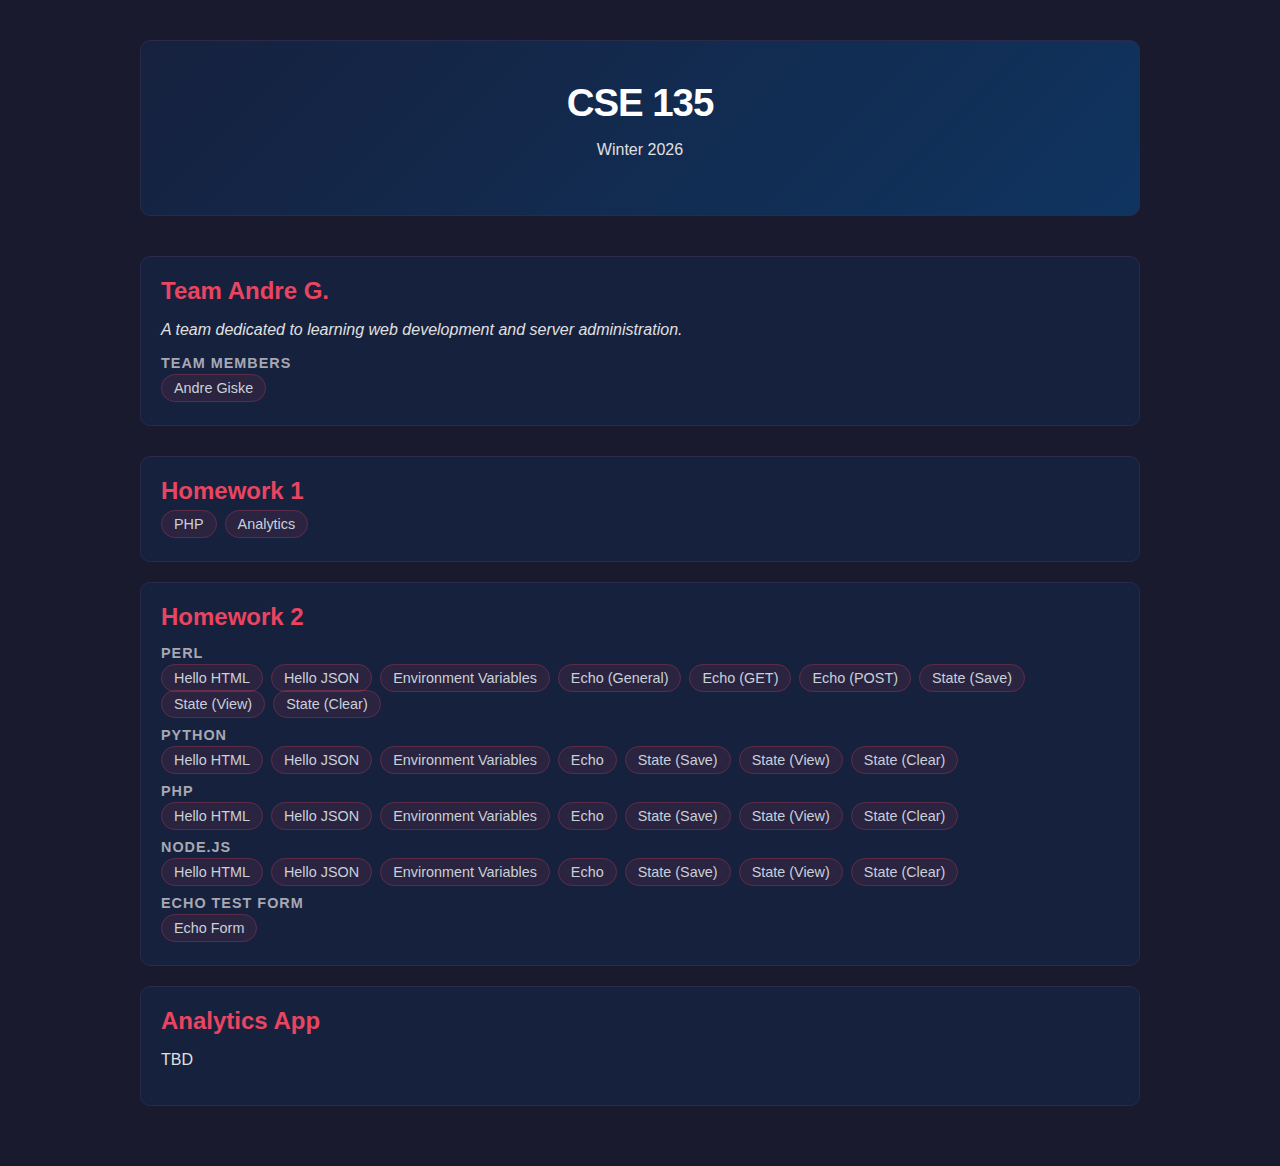
<file: index.html>
<!doctype html>
<html lang="en">
  <head>
    <meta charset="UTF-8" />
    <meta name="viewport" content="width=device-width, initial-scale=1.0" />
    <title>CSE 135 - Andre Giske</title>
    <link rel="icon" href="favicon.ico" type="image/x-icon" />
    <link rel="stylesheet" href="css/style.css" />
    
    <!-- LogRocket -->
    <script src="https://cdn.logr-in.com/LogRocket.min.js" crossorigin="anonymous"></script>
    <script>window.LogRocket && window.LogRocket.init('0gd21v/cse135');</script>
    
    <!-- Google tag (gtag.js) -->
    <script async src="https://www.googletagmanager.com/gtag/js?id=G-TWLWJVWEQ8"></script>
    <script>
      window.dataLayer = window.dataLayer || [];
      function gtag(){dataLayer.push(arguments);}
      gtag('js', new Date());

      gtag('config', 'G-TWLWJVWEQ8');
    </script>
    
    <!-- Matomo -->
    <script>
      var _paq = (window._paq = window._paq || []);
      /* tracker methods like "setCustomDimension" should be called before "trackPageView" */
      _paq.push(["trackPageView"]);
      _paq.push(["enableLinkTracking"]);
      (function () {
        var u = "//andregiske.com/matomo/";
        _paq.push(["setTrackerUrl", u + "matomo.php"]);
        _paq.push(["setSiteId", "1"]);
        var d = document,
          g = d.createElement("script"),
          s = d.getElementsByTagName("script")[0];
        g.async = true;
        g.src = u + "matomo.js";
        s.parentNode.insertBefore(g, s);
      })();
    </script>
    <!-- End Matomo Code -->
  </head>
  <body>
    <div class="header">
      <h1>CSE 135</h1>
      <p>Winter 2026</p>
    </div>

    <div class="team-info">
      <h2>Team Andre G.</h2>
      <p>
        <em
          >A team dedicated to learning web development and server
          administration.</em
        >
      </p>

      <h3>Team Members</h3>
      <ul>
        <li><a href="members/andregiske.html">Andre Giske</a></li>
      </ul>
    </div>

    <div class="homework-section">
      <h2>Homework 1</h2>
      <ul>
        <li><a href="hw1/hello.php">PHP</a></li>
        <li><a href="hw1/report.html">Analytics</a></li>
      </ul>
    </div>

    <div class="homework-section">
      <h2>Homework 2</h2>
      <h3>Perl</h3>
      <ul>
        <li><a href="cgi-bin/perl/perl-hello-html-world.pl">Hello HTML</a></li>
        <li><a href="cgi-bin/perl/perl-hello-json-world.pl">Hello JSON</a></li>
        <li><a href="cgi-bin/perl/perl-env.pl">Environment Variables</a></li>
        <li><a href="cgi-bin/perl/perl-general-echo.pl">Echo (General)</a></li>
        <li><a href="cgi-bin/perl/perl-get-echo.pl">Echo (GET)</a></li>
        <li><a href="cgi-bin/perl/perl-post-echo.pl">Echo (POST)</a></li>
        <li><a href="cgi-bin/perl/perl-sessions-1.pl">State (Save)</a></li>
        <li><a href="cgi-bin/perl/perl-sessions-2.pl">State (View)</a></li>
        <li><a href="cgi-bin/perl/perl-destroy-session.pl">State (Clear)</a></li>
      </ul>

      <h3>Python</h3>
      <ul>
        <li><a href="cgi-bin/python/hello-html-python.py">Hello HTML</a></li>
        <li><a href="cgi-bin/python/hello-json-python.py">Hello JSON</a></li>
        <li><a href="cgi-bin/python/environment-python.py">Environment Variables</a></li>
        <li><a href="cgi-bin/python/echo-python.py">Echo</a></li>
        <li><a href="cgi-bin/python/state-python-save.py">State (Save)</a></li>
        <li><a href="cgi-bin/python/state-python-view.py">State (View)</a></li>
        <li><a href="cgi-bin/python/state-python-clear.py">State (Clear)</a></li>
      </ul>

      <h3>PHP</h3>
      <ul>
        <li><a href="cgi-bin/php/hello-html-php.php">Hello HTML</a></li>
        <li><a href="cgi-bin/php/hello-json-php.php">Hello JSON</a></li>
        <li><a href="cgi-bin/php/environment-php.php">Environment Variables</a></li>
        <li><a href="cgi-bin/php/echo-php.php">Echo</a></li>
        <li><a href="cgi-bin/php/state-php-save.php">State (Save)</a></li>
        <li><a href="cgi-bin/php/state-php-view.php">State (View)</a></li>
        <li><a href="cgi-bin/php/state-php-clear.php">State (Clear)</a></li>
      </ul>

      <h3>Node.js</h3>
      <ul>
        <li><a href="cgi-bin/node/hello-html-node">Hello HTML</a></li>
        <li><a href="cgi-bin/node/hello-json-node">Hello JSON</a></li>
        <li><a href="cgi-bin/node/environment-node">Environment Variables</a></li>
        <li><a href="cgi-bin/node/echo-node">Echo</a></li>
        <li><a href="cgi-bin/node/state-node-save">State (Save)</a></li>
        <li><a href="cgi-bin/node/state-node-view">State (View)</a></li>
        <li><a href="cgi-bin/node/state-node-clear">State (Clear)</a></li>
      </ul>

      <h3>Echo Test Form</h3>
      <ul>
        <li><a href="echo-form.html">Echo Form</a></li>
      </ul>
    </div>

    <div class="homework-section">
      <h2>Analytics App</h2>
      <p>TBD</p>
    </div>
  </body>
</html>
</file>
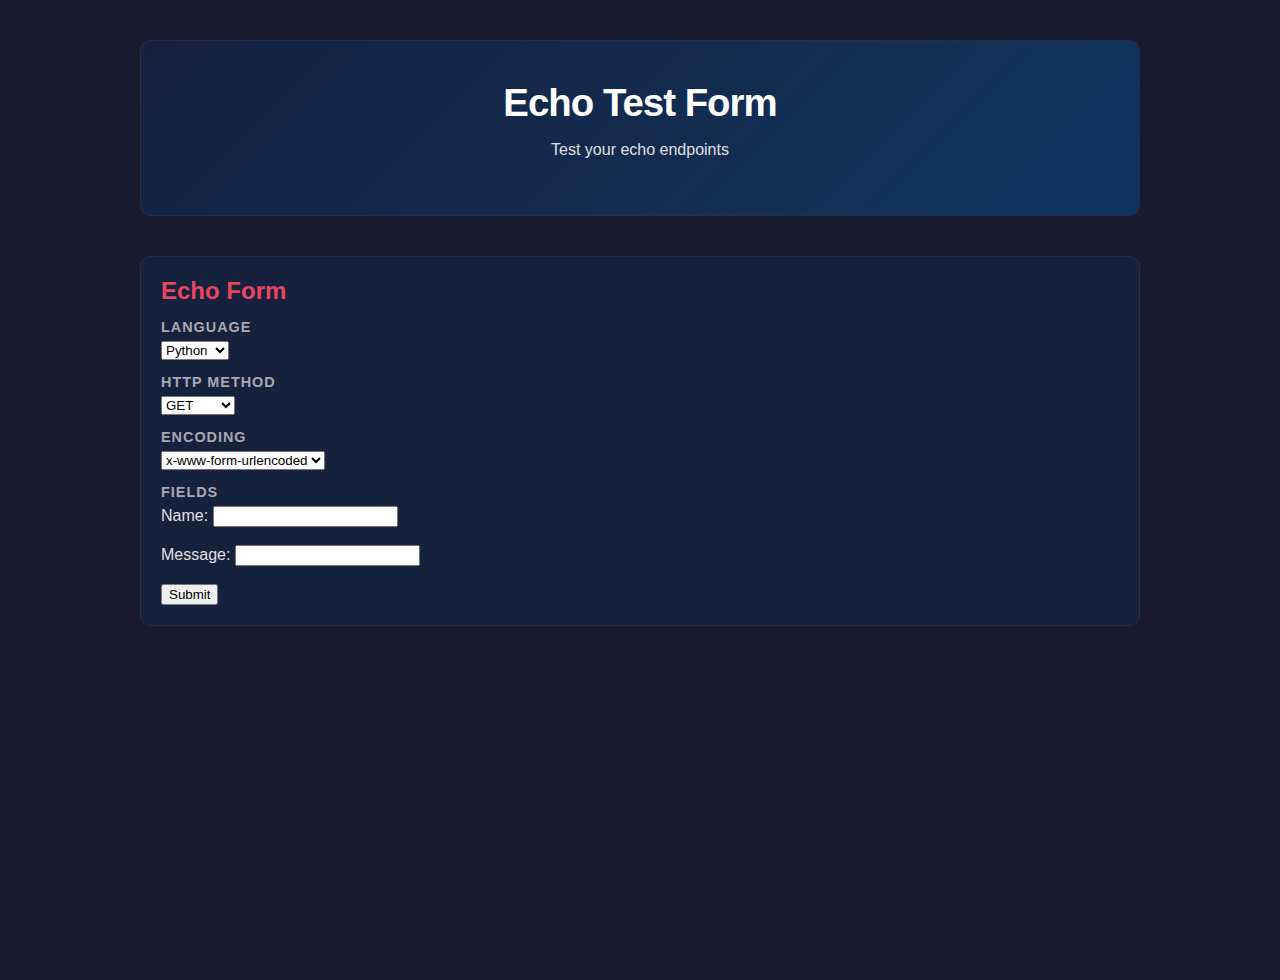
<file: echo-form.html>
<!DOCTYPE html>
<html lang="en">
<head>
    <meta charset="UTF-8" />
    <meta name="viewport" content="width=device-width, initial-scale=1.0" />
    <title>Echo Test Form</title>
    <link rel="stylesheet" href="css/style.css" />
</head>
<body>
    <div class="header">
        <h1>Echo Test Form</h1>
        <p>Test your echo endpoints</p>
    </div>

    <div class="homework-section">
        <h2>Echo Form</h2>

        <!-- JS-enabled form (hidden if JS is off via noscript swap) -->
        <form id="echo-form" method="GET" action="/cgi-bin/python/echo-python.py">
            <h3>Language</h3>
            <select name="language" id="language-select">
                <option value="/cgi-bin/python/echo-python.py">Python</option>
                <option value="/cgi-bin/php/echo-php.php">PHP</option>
                <option value="/cgi-bin/node/echo-node">Node.js</option>
            </select>

            <h3>HTTP Method</h3>
            <select name="method" id="method-select">
                <option value="GET">GET</option>
                <option value="POST">POST</option>
                <option value="PUT">PUT</option>
                <option value="DELETE">DELETE</option>
            </select>

            <h3>Encoding</h3>
            <select name="encoding" id="encoding-select">
                <option value="x-www-form-urlencoded">x-www-form-urlencoded</option>
                <option value="application/json">application/json</option>
            </select>

            <h3>Fields</h3>
            <label>Name: </label><input type="text" name="name" id="input-name" /><br /><br />
            <label>Message: </label><input type="text" name="message" id="input-message" /><br /><br />

            <input type="submit" value="Submit" id="submit-btn" />
        </form>

        <!-- Response display area -->
        <div id="response-area" style="margin-top: 30px; display: none;">
            <h3>Response</h3>
            <iframe id="response-frame" style="width: 100%; height: 300px; border: 1px solid #2a2a4a; border-radius: 8px; background: #16213e;"></iframe>
        </div>
    </div>

    <!-- Fallback forms for when JS is off — one per language/method combo -->
    <noscript>
        <div class="homework-section">
            <h2>JS Off — Use These Forms</h2>

            <h3>Python — GET</h3>
            <form method="GET" action="/cgi-bin/python/echo-python.py">
                <label>Name: </label><input type="text" name="name" /><br /><br />
                <label>Message: </label><input type="text" name="message" /><br /><br />
                <input type="submit" value="Submit (Python GET)" />
            </form>

            <h3>Python — POST</h3>
            <form method="POST" action="/cgi-bin/python/echo-python.py">
                <label>Name: </label><input type="text" name="name" /><br /><br />
                <label>Message: </label><input type="text" name="message" /><br /><br />
                <input type="submit" value="Submit (Python POST)" />
            </form>

            <h3>PHP — GET</h3>
            <form method="GET" action="/cgi-bin/php/echo-php.php">
                <label>Name: </label><input type="text" name="name" /><br /><br />
                <label>Message: </label><input type="text" name="message" /><br /><br />
                <input type="submit" value="Submit (PHP GET)" />
            </form>

            <h3>PHP — POST</h3>
            <form method="POST" action="/cgi-bin/php/echo-php.php">
                <label>Name: </label><input type="text" name="name" /><br /><br />
                <label>Message: </label><input type="text" name="message" /><br /><br />
                <input type="submit" value="Submit (PHP POST)" />
            </form>

            <h3>Node.js — GET</h3>
            <form method="GET" action="/cgi-bin/node/echo-node">
                <label>Name: </label><input type="text" name="name" /><br /><br />
                <label>Message: </label><input type="text" name="message" /><br /><br />
                <input type="submit" value="Submit (Node GET)" />
            </form>

            <h3>Node.js — POST</h3>
            <form method="POST" action="/cgi-bin/node/echo-node">
                <label>Name: </label><input type="text" name="name" /><br /><br />
                <label>Message: </label><input type="text" name="message" /><br /><br />
                <input type="submit" value="Submit (Node POST)" />
            </form>
        </div>
    </noscript>

    <script>
        const form = document.getElementById('echo-form');
        const languageSelect = document.getElementById('language-select');
        const methodSelect = document.getElementById('method-select');
        const encodingSelect = document.getElementById('encoding-select');
        const submitBtn = document.getElementById('submit-btn');
        const responseArea = document.getElementById('response-area');
        const responseFrame = document.getElementById('response-frame');

        // Update form action when language changes
        languageSelect.addEventListener('change', function() {
            form.action = this.value;
        });

        // Update form method when method changes
        methodSelect.addEventListener('change', function() {
            form.method = this.value;
        });

        // Handle submit
        form.addEventListener('submit', function(e) {
            e.preventDefault();

            const url = languageSelect.value;
            const method = methodSelect.value;
            const encoding = encodingSelect.value;
            const name = document.getElementById('input-name').value;
            const message = document.getElementById('input-message').value;

            let body = null;
            let fullUrl = url;

            if (method === 'GET') {
                // Append params to URL
                fullUrl += '?name=' + encodeURIComponent(name) + '&message=' + encodeURIComponent(message);
            } else {
                // Build body based on encoding
                if (encoding === 'application/json') {
                    body = JSON.stringify({ name: name, message: message });
                } else {
                    body = 'name=' + encodeURIComponent(name) + '&message=' + encodeURIComponent(message);
                }
            }

            // Use fetch to send the request
            fetch(fullUrl, {
                method: method,
                headers: method !== 'GET' ? { 'Content-Type': encoding } : {},
                body: body
            })
            .then(response => response.text())
            .then(html => {
                // Show response in iframe
                responseArea.style.display = 'block';
                responseFrame.srcdoc = html;
            })
            .catch(err => {
                responseArea.style.display = 'block';
                responseFrame.srcdoc = '<p style="color:red;">Error: ' + err.message + '</p>';
            });
        });
    </script>
</body>
</html>
</file>
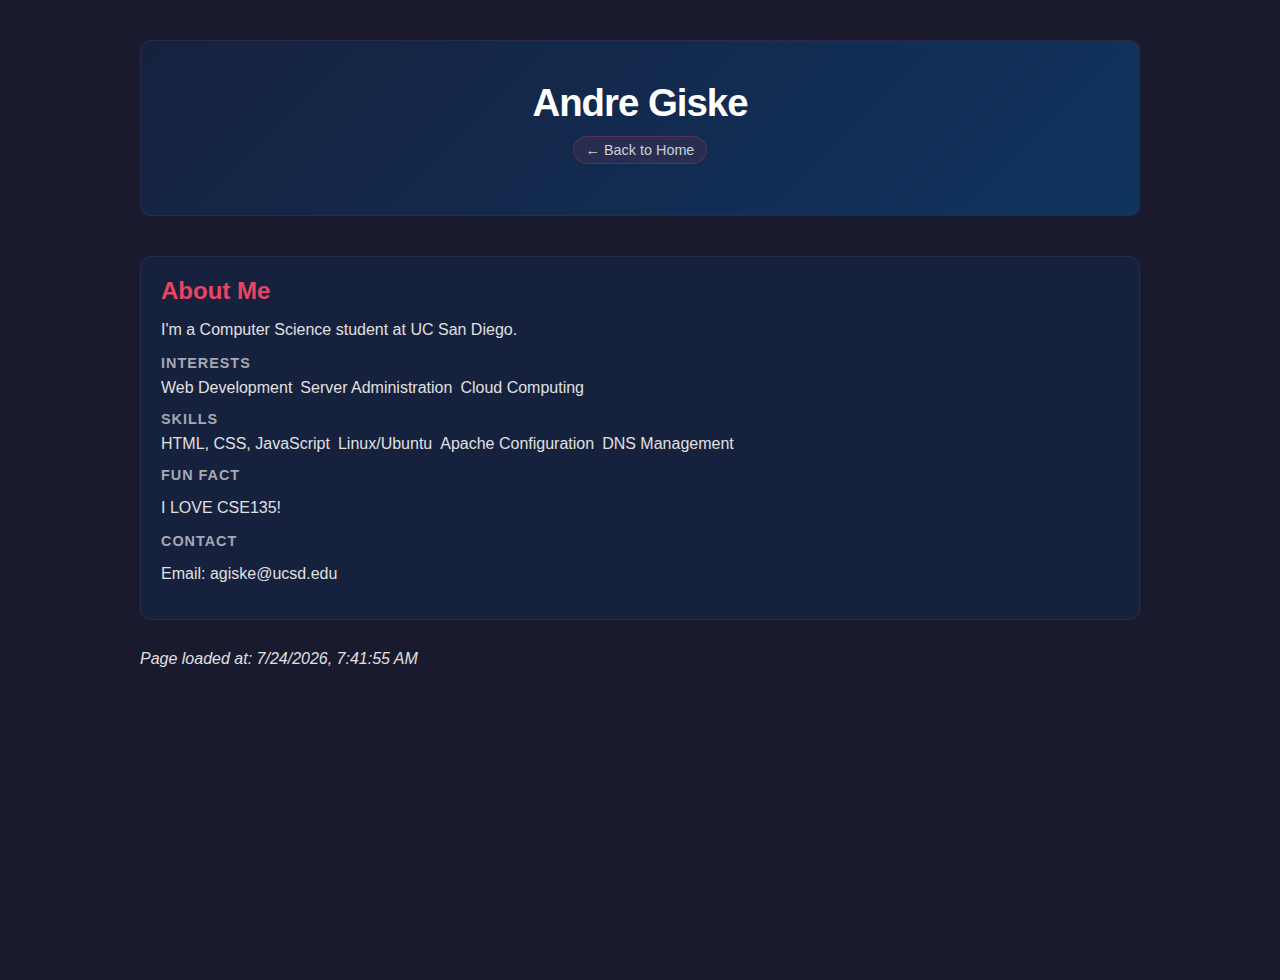
<file: members/andregiske.html>
<!DOCTYPE html>
<html lang="en">
<head>
    <meta charset="UTF-8">
    <meta name="viewport" content="width=device-width, initial-scale=1.0">
    <title>Andre Giske - About Me</title>
    <link rel="icon" href="../favicon.ico" type="image/x-icon">
    <link rel="stylesheet" href="../css/style.css">
</head>
<body>
    <div class="header">
        <h1>Andre Giske</h1>
        <p><a href="../index.html">← Back to Home</a></p>
    </div>

    <div class="team-info">
        <h2>About Me</h2>
        <p>I'm a Computer Science student at UC San Diego.</p>
        
        <h3>Interests</h3>
        <ul>
            <li>Web Development</li>
            <li>Server Administration</li>
            <li>Cloud Computing</li>
        </ul>

        <h3>Skills</h3>
        <ul>
            <li>HTML, CSS, JavaScript</li>
            <li>Linux/Ubuntu</li>
            <li>Apache Configuration</li>
            <li>DNS Management</li>
        </ul>

        <h3>Fun Fact</h3>
        <p>I LOVE CSE135!</p>
        
        <h3>Contact</h3>
        <p>Email: agiske@ucsd.edu</p>
    </div>

    <script>
        // Add some JavaScript for fun
        document.addEventListener('DOMContentLoaded', function() {
            console.log('Welcome to Andre\'s page!');
            
            // Display current time
            const now = new Date();
            const timeDiv = document.createElement('p');
            timeDiv.textContent = `Page loaded at: ${now.toLocaleString()}`;
            timeDiv.style.fontStyle = 'italic';
            timeDiv.style.marginTop = '20px';
            document.body.appendChild(timeDiv);
        });
    </script>
</body>
</html>
</file>
<file: css/style.css>
body {
    font-family: Arial, sans-serif;
    max-width: 1000px;
    margin: 0 auto;
    padding: 40px 20px;
    background-color: #1a1a2e;
    color: #e0e0e0;
    min-height: 100vh;
}

.header {
    margin-bottom: 40px;
    text-align: center;
    background: linear-gradient(135deg, #16213e, #0f3460);
    padding: 40px 20px;
    border-radius: 10px;
    border: 1px solid #2a2a4a;
}

.team-info {
    background-color: #16213e;
    padding: 20px;
    margin-bottom: 30px;
    border-radius: 10px;
    border: 1px solid #2a2a4a;
}

.homework-section {
    background-color: #16213e;
    padding: 20px;
    margin-bottom: 20px;
    border-radius: 10px;
    border: 1px solid #2a2a4a;
    transition: border-color 0.2s, box-shadow 0.2s;
}

.homework-section:hover {
    border-color: #e94560;
    box-shadow: 0 0 12px rgba(233, 69, 96, 0.15);
}

h1 {
    margin: 0;
    color: #ffffff;
    font-size: 2.4em;
    letter-spacing: -1px;
}

h2 {
    font-size: 1.5em;
    margin: 0 0 10px 0;
    color: #e94560;
}

h3 {
    margin: 14px 0 6px 0;
    color: #a8a8b3;
    font-size: 0.9em;
    text-transform: uppercase;
    letter-spacing: 1px;
}

ul {
    margin: 8px 0;
    padding-left: 0;
    list-style: none;
    display: flex;
    flex-wrap: wrap;
    gap: 8px;
}

a {
    color: #c9d1d9;
    text-decoration: none;
    background: rgba(233, 69, 96, 0.1);
    padding: 5px 12px;
    border-radius: 15px;
    border: 1px solid rgba(233, 69, 96, 0.25);
    font-size: 0.9em;
    transition: background 0.2s, border-color 0.2s, color 0.2s;
}

a:hover {
    background: rgba(233, 69, 96, 0.25);
    border-color: #e94560;
    color: #ffffff;
    text-decoration: none;
}

/* ── 404 Page ── */
.error-container {
    text-align: center;
    padding: 50px 20px;
    min-height: 60vh;
    display: flex;
    flex-direction: column;
    justify-content: center;
    align-items: center;
}

.error-code {
    font-size: 120px;
    font-weight: bold;
    color: #e94560;
    margin: 0;
    line-height: 1;
}

.error-message {
    font-size: 24px;
    color: #ffffff;
    margin-top: 20px;
}

.error-container p {
    margin: 10px 0;
    font-size: 16px;
    color: #a8a8b3;
}

.error-container a {
    color: #e94560;
    text-decoration: none;
    font-weight: bold;
}

.error-container a:hover {
    color: #ffffff;
    text-decoration: none;
}
</file>
